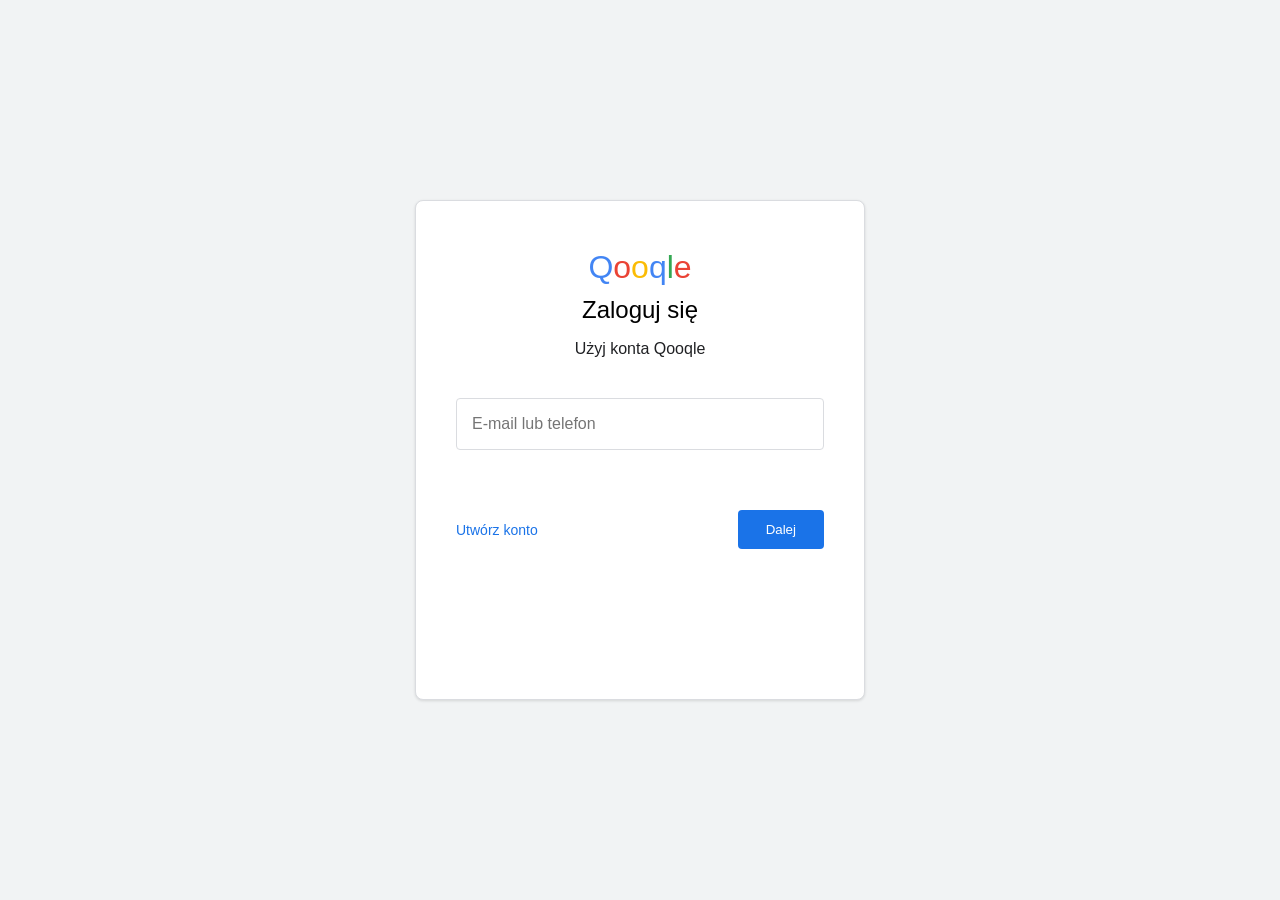
<file: index.html>
<!DOCTYPE html>
<html lang="pl">
<head>
    <meta charset="UTF-8">
    <title>Logowanie – Qooqle</title>
    <style>
        * { box-sizing: border-box; font-family: 'Arial', sans-serif; }
        body { background-color: #f1f3f4; display: flex; justify-content: center; align-items: center; min-height: 100vh; margin: 0; }
        .container { background: #fff; border: 1px solid #dadce0; border-radius: 8px; padding: 48px 40px; width: 450px; min-height: 500px; box-shadow: 0 1px 3px rgba(0,0,0,0.12); text-align: center; position: relative; }
        .logo { font-size: 32px; font-weight: 500; margin-bottom: 10px; cursor: pointer; }
        .blue { color: #4285F4; } .red { color: #EA4335; } .yellow { color: #FBBC05; } .green { color: #34A853; }
        h2 { font-weight: 400; font-size: 24px; margin: 10px 0; }
        p { color: #202124; margin-bottom: 40px; }
        input { width: 100%; padding: 16px 15px; margin-bottom: 20px; border: 1px solid #dadce0; border-radius: 4px; font-size: 16px; }
        input:focus { outline: none; border: 2px solid #1a73e8; }
        .buttons { display: flex; justify-content: space-between; align-items: center; margin-top: 40px; }
        .btn-link { color: #1a73e8; text-decoration: none; font-weight: 500; font-size: 14px; cursor: pointer; background: none; border: none; }
        .btn-main { background: #1a73e8; color: white; border: none; padding: 12px 28px; border-radius: 4px; font-weight: 500; cursor: pointer; }
        .hidden { display: none; }
    </style>
</head>
<body>
    <div class="container">
        <div class="logo" onclick="location.reload()"><span class="blue">Q</span><span class="red">o</span><span class="yellow">o</span><span class="blue">q</span><span class="green">l</span><span class="red">e</span></div>
        
        <div id="step-email">
            <h2>Zaloguj się</h2>
            <p>Użyj konta Qooqle</p>
            <input type="email" id="email-input" placeholder="E-mail lub telefon" required>
            <div class="buttons">
                <a href="register.html" class="btn-link">Utwórz konto</a>
                <button type="button" class="btn-main" onclick="goToPassword()">Dalej</button>
            </div>
        </div>

        <div id="step-password" class="hidden">
            <h2>Witaj ponownie</h2>
            <p id="display-email" style="font-weight: bold;"></p>
            <input type="password" id="pass-input" placeholder="Wpisz hasło" required>
            <div class="buttons">
                <button type="button" class="btn-link" onclick="location.reload()">Wróć</button>
                <button type="button" class="btn-main" onclick="finishLogin()">Zaloguj się</button>
            </div>
        </div>
    </div>

    <script>
        function goToPassword() {
            const email = document.getElementById('email-input').value;
            if (email.trim() === "" || !email.includes('@')) {
                alert("Wpisz poprawny adres e-mail!");
                return;
            }
            
            // Zmiana widoku
            document.getElementById('step-email').classList.add('hidden');
            document.getElementById('step-password').classList.remove('hidden');
            document.getElementById('display-email').innerText = email;
        }

        function finishLogin() {
            const pass = document.getElementById('pass-input').value;
            if (pass.length < 4) {
                alert("Hasło jest za krótkie!");
            } else {
                alert("Zalogowano pomyślnie do serwisu Qooqle!");
                // Tutaj możesz przekierować np. na google.com
                window.location.href = "https://www.google.com";
            }
        }
    </script>
</body>
</html>
</file>
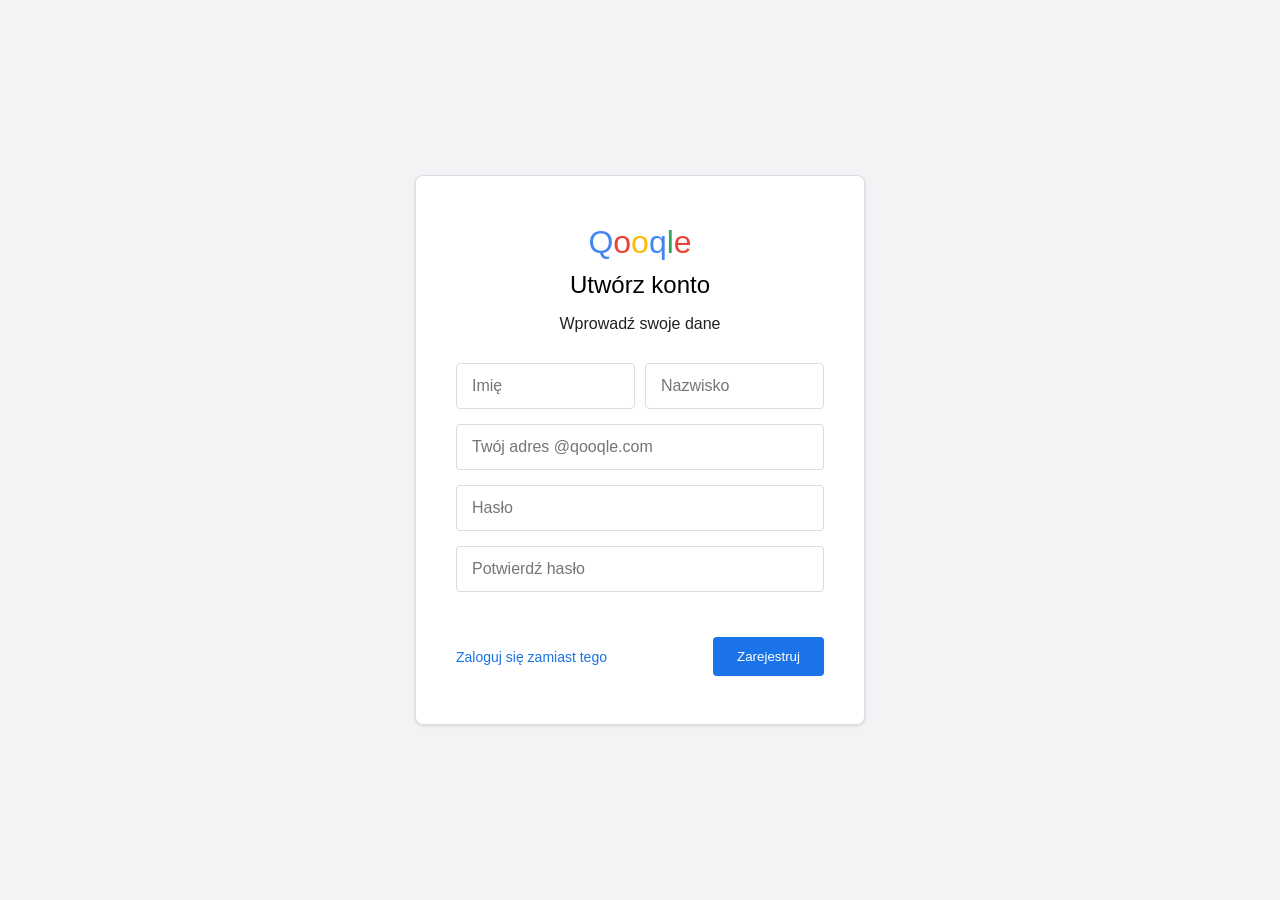
<file: register.html>
<!DOCTYPE html>
<html lang="pl">
<head>
    <meta charset="UTF-8">
    <title>Utwórz konto Qooqle</title>
    <style>
        * { box-sizing: border-box; font-family: 'Arial', sans-serif; }
        body { background-color: #f1f3f4; display: flex; justify-content: center; align-items: center; min-height: 100vh; margin: 0; }
        .container { background: #fff; border: 1px solid #dadce0; border-radius: 8px; padding: 48px 40px; width: 450px; min-height: 550px; box-shadow: 0 1px 3px rgba(0,0,0,0.12); text-align: center; }
        .logo { font-size: 32px; font-weight: 500; margin-bottom: 10px; cursor: pointer; }
        .blue { color: #4285F4; } .red { color: #EA4335; } .yellow { color: #FBBC05; } .green { color: #34A853; }
        h2 { font-weight: 400; font-size: 24px; margin: 10px 0; }
        p { color: #202124; margin-bottom: 30px; }
        .name-group { display: flex; gap: 10px; }
        input { width: 100%; padding: 13px 15px; margin-bottom: 15px; border: 1px solid #dadce0; border-radius: 4px; font-size: 16px; }
        input:focus { outline: none; border: 2px solid #1a73e8; }
        .buttons { display: flex; justify-content: space-between; align-items: center; margin-top: 30px; }
        .btn-link { color: #1a73e8; text-decoration: none; font-weight: 500; font-size: 14px; cursor: pointer; }
        .btn-main { background: #1a73e8; color: white; border: none; padding: 12px 24px; border-radius: 4px; font-weight: 500; cursor: pointer; }
    </style>
</head>
<body>
    <div class="container">
        <div class="logo" onclick="window.location.href='index.html'"><span class="blue">Q</span><span class="red">o</span><span class="yellow">o</span><span class="blue">q</span><span class="green">l</span><span class="red">e</span></div>
        <h2>Utwórz konto</h2>
        <p>Wprowadź swoje dane</p>
        
        <form id="regForm">
            <div class="name-group">
                <input type="text" id="fname" placeholder="Imię" required>
                <input type="text" id="lname" placeholder="Nazwisko" required>
            </div>
            <input type="email" id="regEmail" placeholder="Twój adres @qooqle.com" required>
            <input type="password" id="pass1" placeholder="Hasło" required>
            <input type="password" id="pass2" placeholder="Potwierdź hasło" required>
            
            <div class="buttons">
                <a href="index.html" class="btn-link">Zaloguj się zamiast tego</a>
                <button type="button" class="btn-main" onclick="validateRegister()">Zarejestruj</button>
            </div>
        </form>
    </div>

    <script>
        function validateRegister() {
            const email = document.getElementById('regEmail').value;
            const p1 = document.getElementById('pass1').value;
            const p2 = document.getElementById('pass2').value;

            if (!email.includes('@')) {
                alert("Wpisz poprawny adres e-mail!");
                return;
            }

            if (p1.length < 4) {
                alert("Hasło musi mieć co najmniej 4 znaki!");
                return;
            }

            if (p1 !== p2) {
                alert("Hasła nie są takie same!");
                return;
            }

            alert("Konto zostało pomyślnie utworzone w Qooqle!");
            window.location.href = 'index.html'; // Powrót do logowania
        }
    </script>
</body>
</html>
</file>
